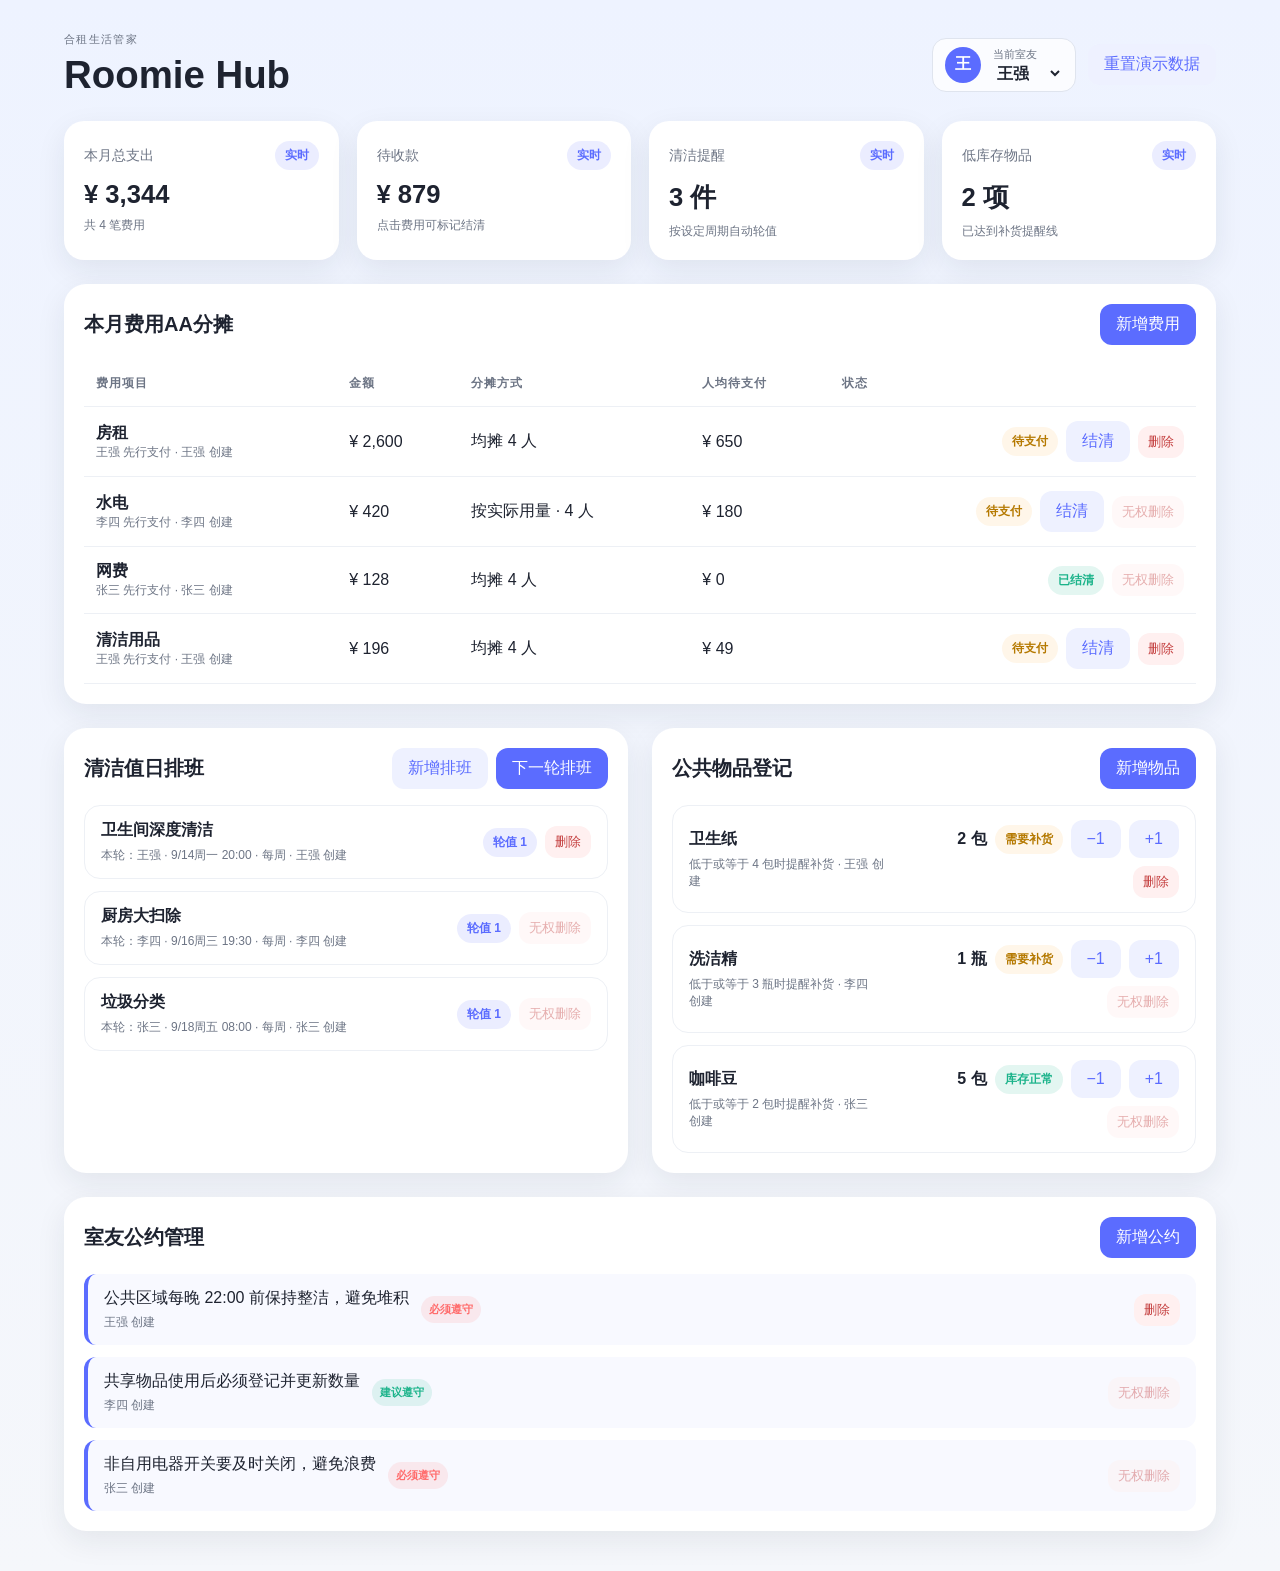
<file: index.html>
<!DOCTYPE html>
<html lang="zh-CN">
  <head>
    <meta charset="UTF-8" />
    <meta name="viewport" content="width=device-width, initial-scale=1.0" />
    <title>合租生活管家</title>
    <link rel="stylesheet" href="styles.css" />
  </head>
  <body>
    <div class="page-shell">
      <header class="topbar">
        <div>
          <p class="eyebrow">合租生活管家</p>
          <h1>Roomie Hub</h1>
        </div>
        <div class="topbar-actions">
          <label class="user-switcher" for="current-user">
            <span class="avatar" id="current-user-avatar">王</span>
            <span><small>当前室友</small><select id="current-user" aria-label="切换当前室友"></select></span>
          </label>
          <button id="reset-demo" class="secondary-btn">重置演示数据</button>
        </div>
      </header>

      <main class="content">
        <section class="summary-grid" id="summary-grid"></section>

        <section class="panel wide">
          <div class="panel-header">
            <h2>本月费用AA分摊</h2>
            <button class="primary-btn" id="add-bill">新增费用</button>
          </div>
          <div class="table-wrap">
            <table>
              <thead>
                <tr>
                  <th>费用项目</th>
                  <th>金额</th>
                  <th>分摊方式</th>
                  <th>人均待支付</th>
                  <th>状态</th>
                </tr>
              </thead>
              <tbody id="bill-table-body"></tbody>
            </table>
          </div>
        </section>

        <section class="panels-grid">
          <article class="panel">
            <div class="panel-header">
              <h2>清洁值日排班</h2>
              <div class="panel-header-actions">
                <button class="secondary-btn" id="add-schedule">新增排班</button>
                <button class="primary-btn" id="rotate-schedule">下一轮排班</button>
              </div>
            </div>
            <div id="schedule-list" class="stack-list"></div>
          </article>

          <article class="panel">
            <div class="panel-header">
              <h2>公共物品登记</h2>
              <button class="primary-btn" id="add-item">新增物品</button>
            </div>
            <div id="items-list" class="stack-list"></div>
          </article>
        </section>

        <section class="panel wide">
          <div class="panel-header">
            <h2>室友公约管理</h2>
            <button class="primary-btn" id="add-rule">新增公约</button>
          </div>
          <ul id="rules-list" class="rules-list"></ul>
        </section>
      </main>
    </div>

    <dialog class="dialog" id="bill-dialog">
      <form class="dialog-form" id="bill-form">
        <div class="dialog-header">
          <div><p class="eyebrow">费用记录</p><h2>新增一笔费用</h2></div>
          <button class="icon-btn" type="button" data-close-dialog aria-label="关闭">×</button>
        </div>
        <div class="form-grid">
          <label class="field full"><span>费用名称</span><input name="name" required maxlength="20" placeholder="例如：9 月电费" /></label>
          <label class="field"><span>总金额（元）</span><input name="amount" required type="number" min="0.01" step="0.01" placeholder="420" /></label>
          <label class="field"><span>付款人</span><input name="payer" required maxlength="12" placeholder="例如：王强" /></label>
          <label class="field"><span>分摊方式</span><select name="splitType" required><option value="均摊">参与人均摊</option><option value="按比例">按约定比例</option><option value="按实际用量">按实际用量</option><option value="自定义">自定义规则</option></select></label>
          <label class="field"><span>参与人数</span><input name="participants" required type="number" min="1" max="20" value="4" /></label>
          <label class="field"><span>人均待付（可选）</span><input name="shareAmount" type="number" min="0" step="0.01" placeholder="留空则按人数均摊" /></label>
          <label class="field full"><span>分摊说明（可选）</span><input name="splitNote" maxlength="30" placeholder="例如：主卧 40%，其余两人各 30%" /></label>
        </div>
        <p class="form-hint">均摊可留空人均待付；比例、用量或自定义规则可填写本人的待付金额和分摊说明。</p>
        <div class="dialog-actions"><button class="secondary-btn" type="button" data-close-dialog>取消</button><button class="primary-btn" type="submit">保存费用</button></div>
      </form>
    </dialog>

    <dialog class="dialog" id="schedule-dialog">
      <form class="dialog-form" id="schedule-form">
        <div class="dialog-header">
          <div><p class="eyebrow">值日安排</p><h2>新增轮值任务</h2></div>
          <button class="icon-btn" type="button" data-close-dialog aria-label="关闭">×</button>
        </div>
        <div class="form-grid">
          <label class="field full"><span>任务名称</span><input name="title" required maxlength="24" placeholder="例如：客厅清洁" /></label>
          <label class="field full"><span>轮值成员</span><input name="members" required maxlength="80" placeholder="用逗号分隔，例如：王强，李四，张三" /></label>
          <label class="field"><span>开始日期</span><input name="startDate" required type="date" /></label>
          <label class="field"><span>执行时间</span><input name="time" required type="time" value="20:00" /></label>
          <label class="field full"><span>轮值周期</span><select name="frequency" required><option value="每周">每周一次</option><option value="每两周">每两周一次</option><option value="每月">每月一次</option></select></label>
        </div>
        <p class="form-hint">成员会按填写顺序轮换；点击“下一轮排班”即可演示轮值变化。</p>
        <div class="dialog-actions"><button class="secondary-btn" type="button" data-close-dialog>取消</button><button class="primary-btn" type="submit">保存排班</button></div>
      </form>
    </dialog>

    <dialog class="dialog" id="item-dialog">
      <form class="dialog-form" id="item-form">
        <div class="dialog-header">
          <div><p class="eyebrow">共享库存</p><h2>登记公共物品</h2></div>
          <button class="icon-btn" type="button" data-close-dialog aria-label="关闭">×</button>
        </div>
        <div class="form-grid">
          <label class="field full"><span>物品名称</span><input name="title" required maxlength="20" placeholder="例如：抽纸" /></label>
          <label class="field"><span>当前数量</span><input name="now" required type="number" min="0" step="1" value="1" /></label>
          <label class="field"><span>提醒数量</span><input name="min" required type="number" min="1" step="1" value="2" /></label>
          <label class="field full"><span>计量单位</span><input name="unit" required maxlength="8" placeholder="例如：包、瓶、盒" /></label>
        </div>
        <div class="dialog-actions"><button class="secondary-btn" type="button" data-close-dialog>取消</button><button class="primary-btn" type="submit">保存物品</button></div>
      </form>
    </dialog>

    <dialog class="dialog" id="rule-dialog">
      <form class="dialog-form" id="rule-form">
        <div class="dialog-header">
          <div><p class="eyebrow">共同约定</p><h2>新增室友公约</h2></div>
          <button class="icon-btn" type="button" data-close-dialog aria-label="关闭">×</button>
        </div>
        <div class="form-grid">
          <label class="field full"><span>公约内容</span><textarea name="text" required maxlength="100" rows="4" placeholder="写下大家共同认可的生活规则"></textarea></label>
          <label class="field full"><span>公约级别</span><select name="level"><option value="must">必须遵守</option><option value="good">建议遵守</option></select></label>
        </div>
        <div class="dialog-actions"><button class="secondary-btn" type="button" data-close-dialog>取消</button><button class="primary-btn" type="submit">保存公约</button></div>
      </form>
    </dialog>

    <div class="toast" id="toast" role="status" aria-live="polite"></div>

    <script src="script.js"></script>
  </body>
</html>
</file>
<file: styles.css>
:root {
  --bg: #f5f7fb;
  --panel: #ffffff;
  --text: #1e2330;
  --muted: #6d7585;
  --accent: #5b6cff;
  --accent-soft: #eef1ff;
  --success: #1bb38a;
  --warning: #ffb648;
  --danger: #ff6b6b;
  --shadow: 0 10px 30px rgba(31, 41, 55, 0.08);
}

* { box-sizing: border-box; }

body {
  margin: 0;
  background: linear-gradient(180deg, #eef3ff 0%, var(--bg) 100%);
  font-family: -apple-system, BlinkMacSystemFont, "Segoe UI", sans-serif;
  color: var(--text);
}

button { font: inherit; }

.page-shell { max-width: 1200px; margin: 0 auto; padding: 32px 24px 40px; }
.topbar { display: flex; align-items: center; justify-content: space-between; gap: 16px; margin-bottom: 24px; }
.topbar-actions, .user-switcher { display: flex; align-items: center; gap: 12px; }

.user-switcher {
  padding: 8px 12px;
  border: 1px solid #dfe4ee;
  border-radius: 14px;
  background: rgba(255, 255, 255, 0.78);
}

.user-switcher > span:last-child { display: flex; flex-direction: column; gap: 2px; }
.user-switcher small { color: var(--muted); font-size: 11px; }
.user-switcher select { border: 0; padding: 0 18px 0 0; background: transparent; color: var(--text); font: inherit; font-weight: 650; outline: none; }

.avatar {
  display: inline-flex;
  width: 36px;
  height: 36px;
  align-items: center;
  justify-content: center;
  border-radius: 50%;
  background: var(--accent);
  color: #fff;
  font-weight: 700;
}

.eyebrow { margin: 0; text-transform: uppercase; letter-spacing: 0.12em; font-size: 11px; color: var(--muted); }
h1 { margin: 6px 0 0; font-size: clamp(28px, 3vw, 42px); }
h2 { margin: 0; font-size: 20px; }
.content { display: flex; flex-direction: column; gap: 24px; }
.summary-grid { display: grid; grid-template-columns: repeat(auto-fit, minmax(180px, 1fr)); gap: 18px; }

.summary-card { background: var(--panel); border-radius: 20px; padding: 20px; box-shadow: var(--shadow); }
.summary-label { display: flex; align-items: center; justify-content: space-between; color: var(--muted); margin-bottom: 10px; font-size: 14px; }
.summary-value { font-size: clamp(22px, 2vw, 32px); font-weight: 700; }
.summary-note { margin-top: 8px; font-size: 12px; color: var(--muted); }

.panel { background: var(--panel); border-radius: 22px; padding: 20px; box-shadow: var(--shadow); }
.panel.wide { width: 100%; }
.panel-header { display: flex; align-items: center; justify-content: space-between; gap: 12px; margin-bottom: 16px; }
.panel-header-actions { display: flex; align-items: center; gap: 8px; flex-wrap: wrap; }

.primary-btn, .secondary-btn, .danger-btn, .icon-btn {
  border: none;
  border-radius: 12px;
  padding: 10px 16px;
  cursor: pointer;
  transition: transform 0.15s ease, opacity 0.15s ease;
}

.primary-btn { background: var(--accent); color: #fff; }
.secondary-btn { background: var(--accent-soft); color: var(--accent); }
.danger-btn { background: #fff0f0; color: #c43e3e; padding: 7px 10px; font-size: 13px; }
.icon-btn { width: 38px; height: 38px; padding: 0; background: #f1f3f8; color: var(--muted); font-size: 24px; }
.primary-btn:hover, .secondary-btn:hover, .danger-btn:hover, .icon-btn:hover { transform: translateY(-1px); }
button:disabled { cursor: not-allowed; opacity: 0.42; transform: none !important; }

.table-wrap { overflow-x: auto; }
table { width: 100%; border-collapse: collapse; }
th, td { text-align: left; padding: 14px 12px; border-bottom: 1px solid #edf0f5; }
th { font-size: 12px; text-transform: uppercase; letter-spacing: 0.08em; color: var(--muted); }

.status-pill { display: inline-flex; align-items: center; justify-content: center; border-radius: 999px; padding: 6px 10px; font-size: 12px; font-weight: 600; }
.status-ok { background: rgba(27, 179, 138, 0.12); color: var(--success); }
.status-warn { background: rgba(255, 182, 72, 0.12); color: #b57900; }
.status-danger { background: rgba(255, 107, 107, 0.12); color: var(--danger); }

.panels-grid { display: grid; grid-template-columns: repeat(auto-fit, minmax(320px, 1fr)); gap: 24px; }
.stack-list { display: flex; flex-direction: column; gap: 12px; }
.list-item { display: flex; align-items: center; justify-content: space-between; gap: 12px; border: 1px solid #edf0f5; border-radius: 16px; padding: 14px 16px; }
.list-main { display: flex; flex-direction: column; gap: 6px; }
.list-actions { display: flex; align-items: center; justify-content: flex-end; gap: 8px; flex-wrap: wrap; }
.list-title { font-weight: 600; }
.list-meta { font-size: 12px; color: var(--muted); }

.tag { display: inline-flex; align-items: center; padding: 6px 10px; border-radius: 999px; font-size: 12px; font-weight: 600; }
.tag.blue { background: rgba(91, 108, 255, 0.12); color: var(--accent); }
.tag.green { background: rgba(27, 179, 138, 0.12); color: var(--success); }
.tag.orange { background: rgba(255, 182, 72, 0.12); color: #b57900; }

.rules-list { list-style: none; padding: 0; margin: 0; display: flex; flex-direction: column; gap: 12px; }
.rules-list li { display: flex; align-items: center; justify-content: space-between; gap: 12px; border-left: 4px solid var(--accent); background: #f8f9ff; border-radius: 12px; padding: 14px 16px; }
.rule-content { display: flex; align-items: center; gap: 12px; flex: 1; }
.rule-content > span:first-child { display: flex; flex-direction: column; gap: 5px; }
.priority { display: inline-flex; align-items: center; padding: 6px 8px; border-radius: 999px; font-size: 11px; font-weight: 700; }
.priority.must { background: rgba(255, 107, 107, 0.12); color: var(--danger); }
.priority.good { background: rgba(27, 179, 138, 0.12); color: var(--success); }

.dialog {
  width: min(560px, calc(100% - 32px));
  border: 0;
  border-radius: 24px;
  padding: 0;
  color: var(--text);
  box-shadow: 0 24px 80px rgba(24, 32, 56, 0.24);
}

.dialog::backdrop { background: rgba(17, 24, 39, 0.48); backdrop-filter: blur(3px); }
.dialog-form { padding: 24px; }
.dialog-header, .dialog-actions { display: flex; align-items: center; justify-content: space-between; gap: 16px; }
.dialog-header { margin-bottom: 22px; }
.dialog-header .eyebrow { margin-bottom: 5px; }
.dialog-actions { justify-content: flex-end; margin-top: 24px; }
.form-grid { display: grid; grid-template-columns: 1fr 1fr; gap: 16px; }
.field { display: flex; flex-direction: column; gap: 8px; color: #3c4558; font-size: 14px; font-weight: 600; }
.field.full { grid-column: 1 / -1; }

.field input, .field select, .field textarea {
  width: 100%;
  border: 1px solid #dce1ea;
  border-radius: 12px;
  padding: 11px 12px;
  background: #fff;
  color: var(--text);
  font: inherit;
  font-weight: 400;
  outline: none;
}

.field textarea { resize: vertical; }
.field input:focus, .field select:focus, .field textarea:focus { border-color: var(--accent); box-shadow: 0 0 0 3px rgba(91, 108, 255, 0.12); }
.form-hint { margin: 14px 0 0; color: var(--muted); font-size: 13px; line-height: 1.6; }

.toast {
  position: fixed;
  right: 24px;
  bottom: 24px;
  z-index: 10;
  padding: 12px 16px;
  border-radius: 12px;
  background: #202638;
  color: #fff;
  box-shadow: var(--shadow);
  opacity: 0;
  transform: translateY(10px);
  pointer-events: none;
  transition: opacity 0.2s ease, transform 0.2s ease;
}

.toast.show { opacity: 1; transform: translateY(0); }

@media (max-width: 768px) {
  .page-shell { padding-left: 16px; padding-right: 16px; }
  .topbar, .panel-header, .list-item, .rules-list li { flex-direction: column; align-items: flex-start; }
  .topbar-actions { width: 100%; flex-wrap: wrap; }
  .panel-header-actions { width: 100%; }
  .form-grid { grid-template-columns: 1fr; }
  .field.full { grid-column: auto; }
  .list-actions { width: 100%; justify-content: flex-start; }
}
</file>
